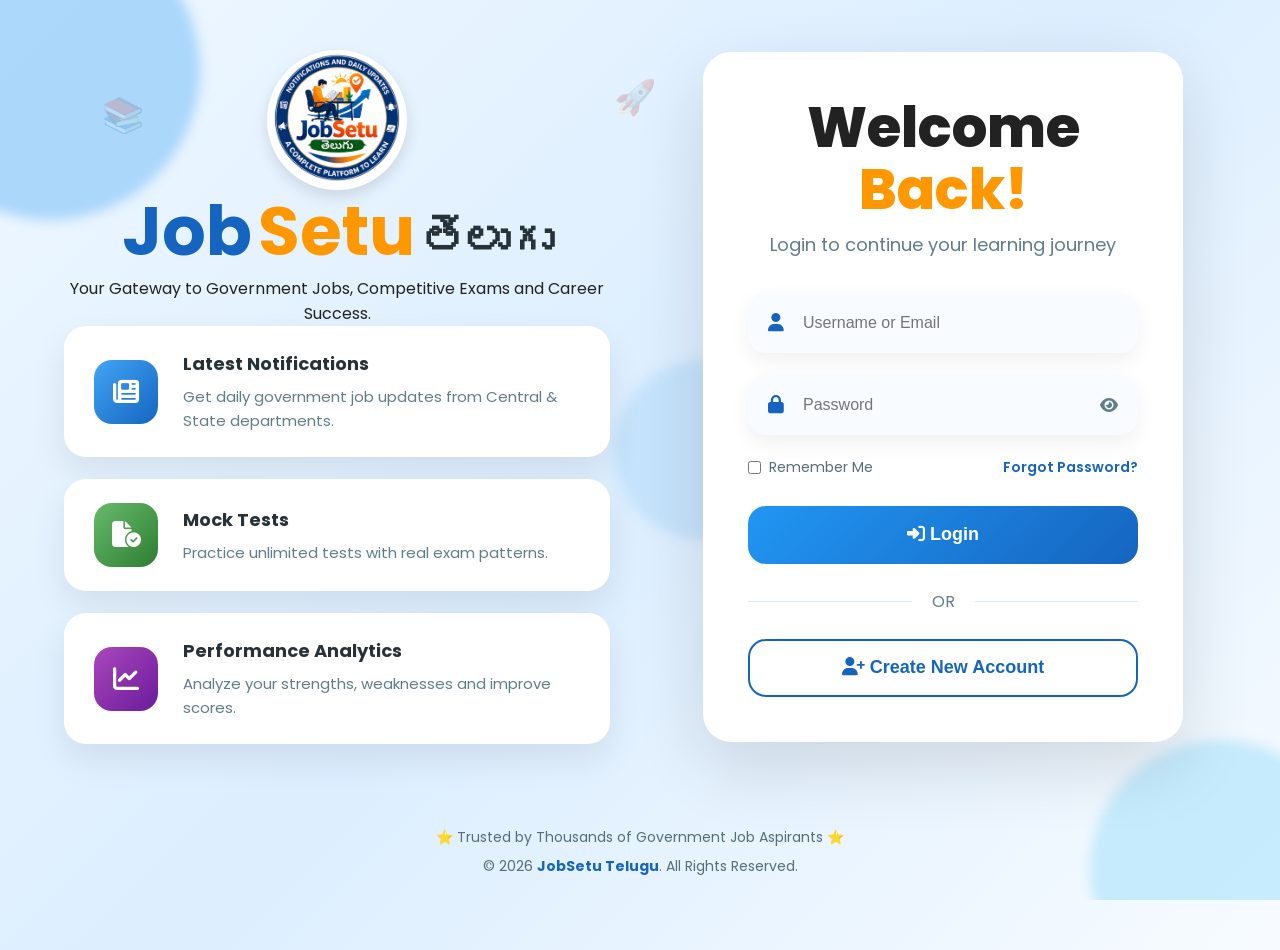
<file: index.html>
<!DOCTYPE html>
<html lang="en">

<head>
    <!-- Basic Meta -->
    <meta charset="UTF-8">
    <meta name="viewport" content="width=device-width, initial-scale=1.0">

    <title>JobSetu తెలుగు</title>

    <!-- Favicon -->
    <link rel="icon" href="images/logo.png">

    <!-- Google Font -->
    <link rel="preconnect" href="https://fonts.googleapis.com">
    <link rel="preconnect" href="https://fonts.gstatic.com" crossorigin>

    <link href="https://fonts.googleapis.com/css2?family=Poppins:wght@300;400;500;600;700&display=swap"
        rel="stylesheet">

    <!-- Font Awesome -->
    <link rel="stylesheet"
        href="https://cdnjs.cloudflare.com/ajax/libs/font-awesome/6.7.2/css/all.min.css">

    <!-- CSS -->
    <link rel="stylesheet" href="css/index.css">
</head>

<body>

    <!-- Background Decorations -->
    <div class="background">

        <div class="circle circle1"></div>
        <div class="circle circle2"></div>
        <div class="circle circle3"></div>

        <span class="shape book">📚</span>
        <span class="shape pencil">✏️</span>
        <span class="shape cap">🎓</span>
        <span class="shape notebook">📖</span>
        <span class="shape rocket">🚀</span>
        <span class="shape star">⭐</span>

    </div>

    <!-- Main Container -->
    <div class="container">

        <!-- Left Panel -->
        <div class="left-panel">

            <img src="images/logo.png"
                 alt="JobSetu Telugu Logo"
                 class="logo">

            <h1 class="site-title">
                 <span class="job">Job</span><span class="setu">Setu</span>
                <span class="telugu">తెలుగు</span>
            </h1>

            <div class="title-line"></div>

            <p class="tagline">
                Your Gateway to Government Jobs,
                Competitive Exams and Career Success.
            </p>

            <div class="features">

                <div class="feature">

                    <div class="icon blue-bg">
                        <i class="fa-solid fa-newspaper"></i>
                    </div>

                    <div>

                        <h3>Latest Notifications</h3>

                        <p>
                            Get daily government job updates from
                            Central & State departments.
                        </p>

                    </div>

                </div>

                <div class="feature">

                    <div class="icon green-bg">
                        <i class="fa-solid fa-file-circle-check"></i>
                    </div>

                    <div>

                        <h3>Mock Tests</h3>

                        <p>
                            Practice unlimited tests with
                            real exam patterns.
                        </p>

                    </div>

                </div>

                <div class="feature">

                    <div class="icon purple-bg">
                        <i class="fa-solid fa-chart-line"></i>
                    </div>

                    <div>

                        <h3>Performance Analytics</h3>

                        <p>
                            Analyze your strengths,
                            weaknesses and improve scores.
                        </p>

                    </div>

                </div>

            </div>

        </div>

        <!-- Right Panel -->
        <div class="right-panel">

            <div class="login-card">

                <h2>
                    Welcome <span>Back!</span>
                </h2>

                <p class="subtitle">
                    Login to continue your learning journey
                </p>

                <!-- Username -->
                <div class="input-box">

                    <i class="fa-solid fa-user"></i>

                    <input
                        type="text"
                        id="username"
                        placeholder="Username or Email">

                </div>

                <!-- Password -->
                <div class="input-box">

                    <i class="fa-solid fa-lock"></i>

                    <input
                        type="password"
                        id="password"
                        placeholder="Password">

                    <i
                        class="fa-solid fa-eye"
                        id="togglePassword">
                    </i>

                </div>

                <!-- Options -->
                <div class="options">

                    <label>
                        <input type="checkbox">
                        Remember Me
                    </label>

                    <a href="#" id="forgotPassword">Forgot Password?</a>

                </div>
                <!-- Login Button -->

                <button id="loginBtn" class="login-btn">

                    <i class="fa-solid fa-right-to-bracket"></i>

                    Login

                </button>

                <!-- Divider -->

                <div class="divider">

                    <span>OR</span>

                </div>

                <!-- Register Button -->

                <button id="registerBtn" class="register-btn">
                    <i class="fa-solid fa-user-plus"></i>
                    Create New Account
                </button>

            </div>

        </div>

    </div>

    <!-- Footer -->

    <footer>

        <div class="footer-content">

            <p>

                ⭐ Trusted by Thousands of Government Job Aspirants ⭐

            </p>

            <p>

                © 2026 <strong>JobSetu Telugu</strong>. All Rights Reserved.

            </p>

        </div>

    </footer>

    <!-- JavaScript -->

   <script src="js/index.js"></script>

</body>

</html>
</file>
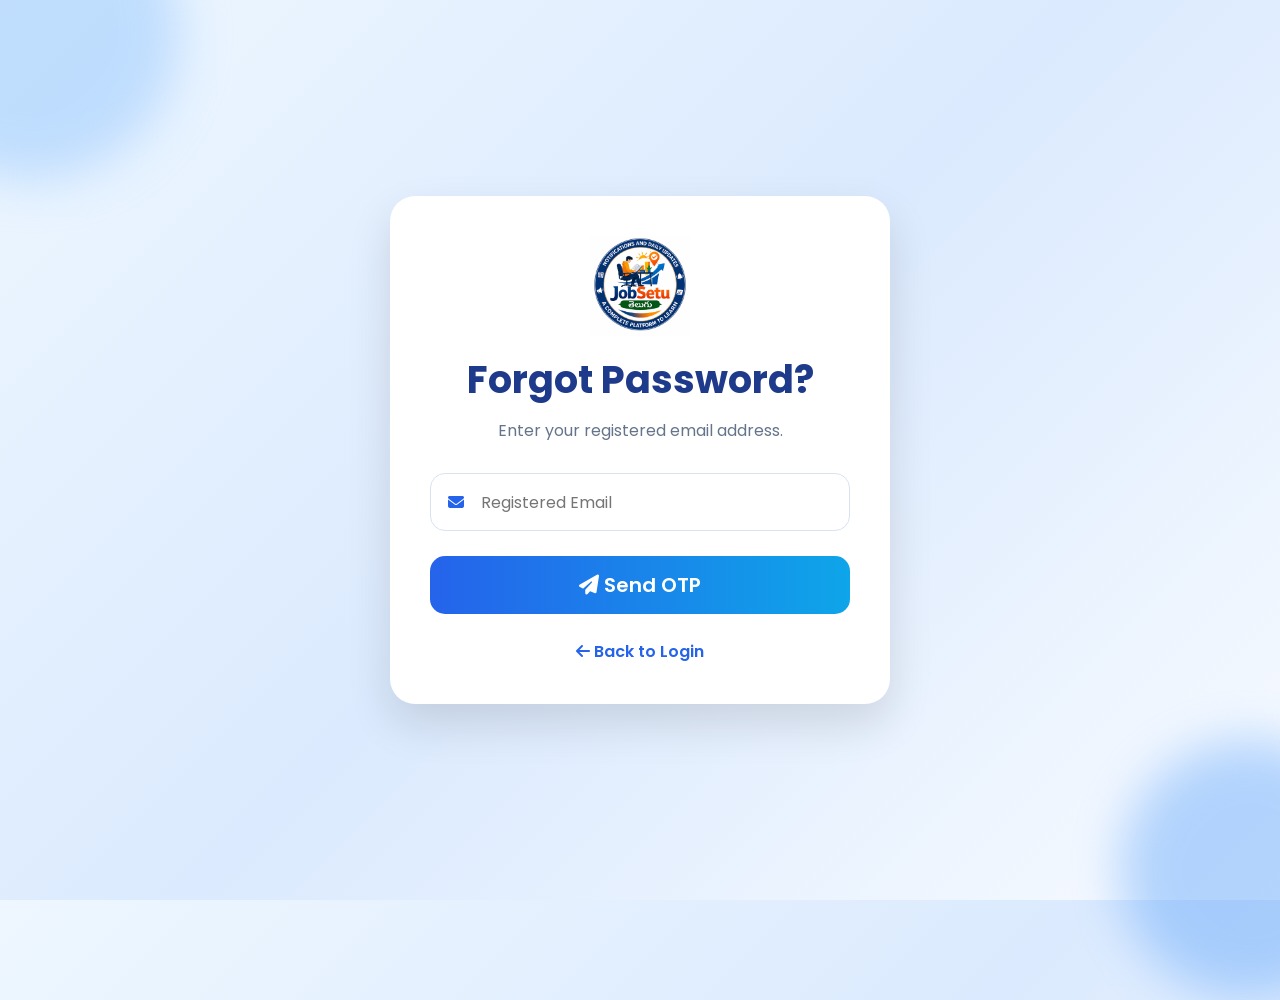
<file: forgot-password.html>
<!DOCTYPE html>
<html lang="en">

<head>

    <meta charset="UTF-8">

    <meta name="viewport" content="width=device-width, initial-scale=1.0">

    <title>Forgot Password | JobSetu Telugu</title>

    <link rel="icon" href="images/logo.png">

    <link rel="preconnect" href="https://fonts.googleapis.com">

    <link rel="preconnect" href="https://fonts.gstatic.com" crossorigin>

    <link href="https://fonts.googleapis.com/css2?family=Poppins:wght@300;400;500;600;700&display=swap" rel="stylesheet">

    <link rel="stylesheet" href="https://cdnjs.cloudflare.com/ajax/libs/font-awesome/6.7.2/css/all.min.css">

    <link rel="stylesheet" href="css/forgot-password.css">

</head>

<body>

    <div class="container">

        <div class="card">

            <img src="images/logo.png" class="logo" alt="JobSetu Logo">

            <h2>Forgot Password?</h2>

            <p>Enter your registered email address.</p>

            <div class="input-box">

                <i class="fa-solid fa-envelope"></i>

                <input
                    type="email"
                    id="email"
                    placeholder="Registered Email">

            </div>

            <button id="sendOtpBtn">

                <i class="fa-solid fa-paper-plane"></i>

                Send OTP

            </button>

            <div class="back">

                <a href="index.html">

                    <i class="fa-solid fa-arrow-left"></i>

                    Back to Login

                </a>

            </div>

        </div>

    </div>

    <script src="js/forgot-password.js"></script>

</body>

</html>
</file>
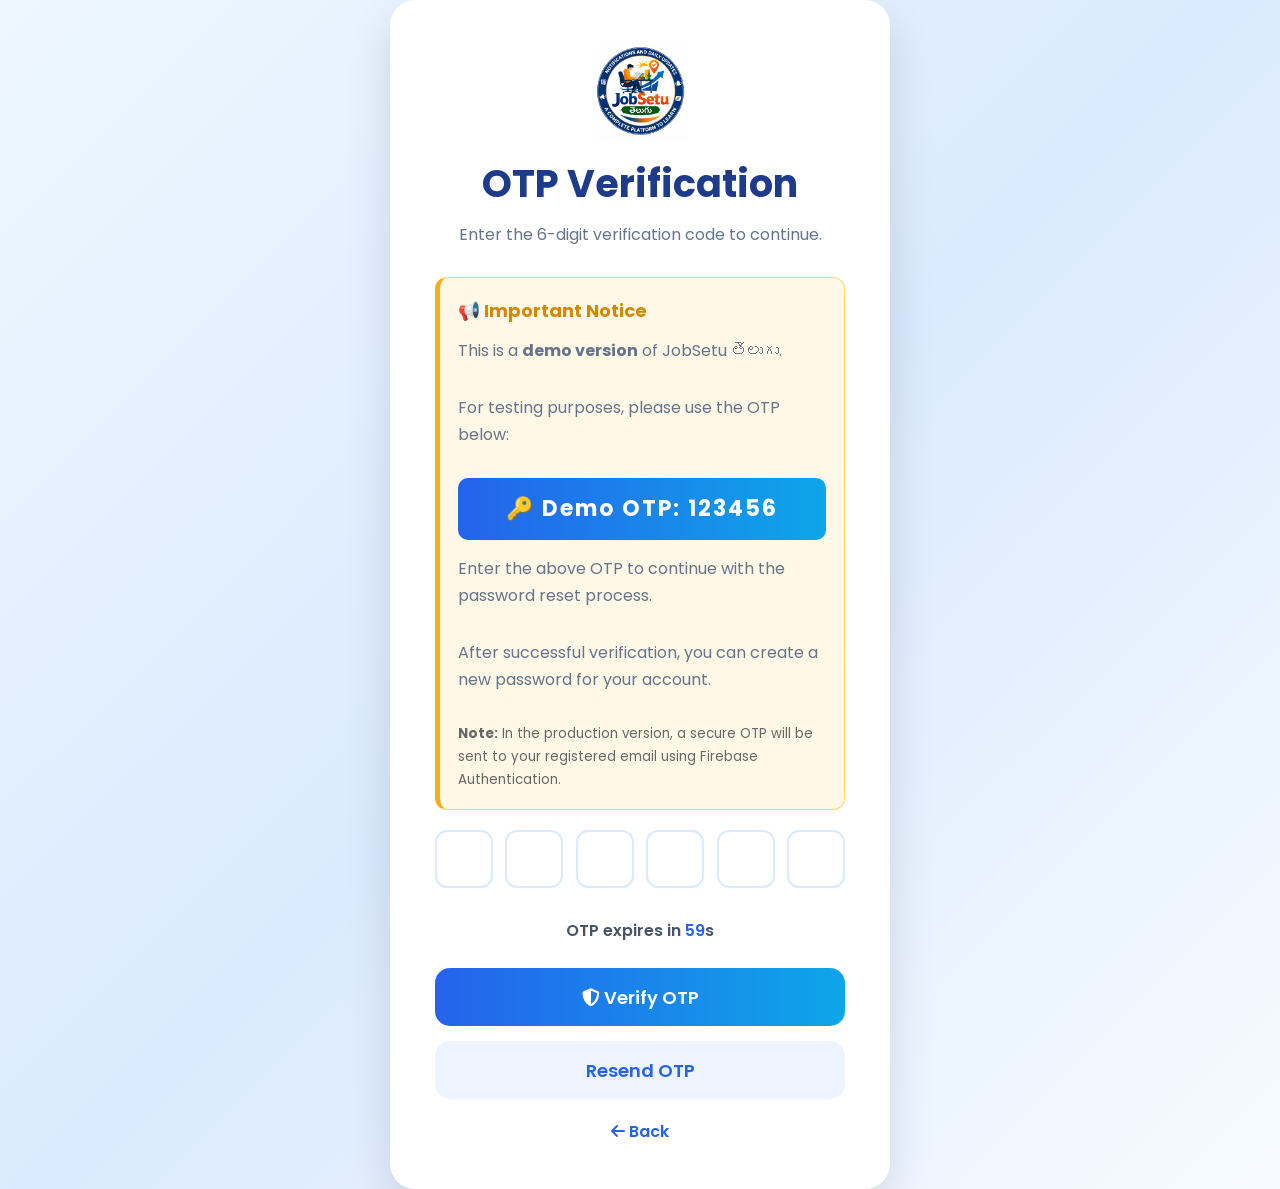
<file: otp-verification.html>
<!DOCTYPE html>
<html lang="en">

<head>

<meta charset="UTF-8">
<meta name="viewport" content="width=device-width, initial-scale=1.0">

<title>OTP Verification | JobSetu Telugu</title>

<link rel="icon" href="images/logo.png">

<link rel="preconnect" href="https://fonts.googleapis.com">
<link rel="preconnect" href="https://fonts.gstatic.com" crossorigin>

<link href="https://fonts.googleapis.com/css2?family=Poppins:wght@300;400;500;600;700&display=swap" rel="stylesheet">

<link rel="stylesheet" href="https://cdnjs.cloudflare.com/ajax/libs/font-awesome/6.7.2/css/all.min.css">

<link rel="stylesheet" href="css/otp-verification.css">

</head>

<body>

<div class="container">

    <div class="otp-card">

        <img src="images/logo.png" class="logo">

        <h2>OTP Verification</h2>

<p>
    Enter the 6-digit verification code to continue.
</p>

<div class="otp-info">

    <h3>📢 Important Notice</h3>

    <p>
        This is a <strong>demo version</strong> of JobSetu తెలుగు.
    </p>

    <p>
        For testing purposes, please use the OTP below:
    </p>

    <div class="demo-otp">

        🔑 Demo OTP: <strong>123456</strong>

    </div>

    <p>
        Enter the above OTP to continue with the password reset process.
    </p>

    <p>
        After successful verification, you can create a new password for your account.
    </p>

    <small>
        <strong>Note:</strong> In the production version, a secure OTP will be sent to your registered email using Firebase Authentication.
    </small>

</div>

        <div class="otp-box">

            <input type="text" maxlength="1" class="otp">
            <input type="text" maxlength="1" class="otp">
            <input type="text" maxlength="1" class="otp">
            <input type="text" maxlength="1" class="otp">
            <input type="text" maxlength="1" class="otp">
            <input type="text" maxlength="1" class="otp">

        </div>

        <div class="timer">

            OTP expires in
            <span id="countdown">60</span>s

        </div>

        <button id="verifyBtn">

            <i class="fa-solid fa-shield-halved"></i>

            Verify OTP

        </button>

        <button id="resendBtn" class="resend">

            Resend OTP

        </button>

        <a href="forgot-password.html" class="back">

            <i class="fa-solid fa-arrow-left"></i>

            Back

        </a>

    </div>

</div>

<script src="js/otp-verification.js"></script>

</body>
</html>
</file>
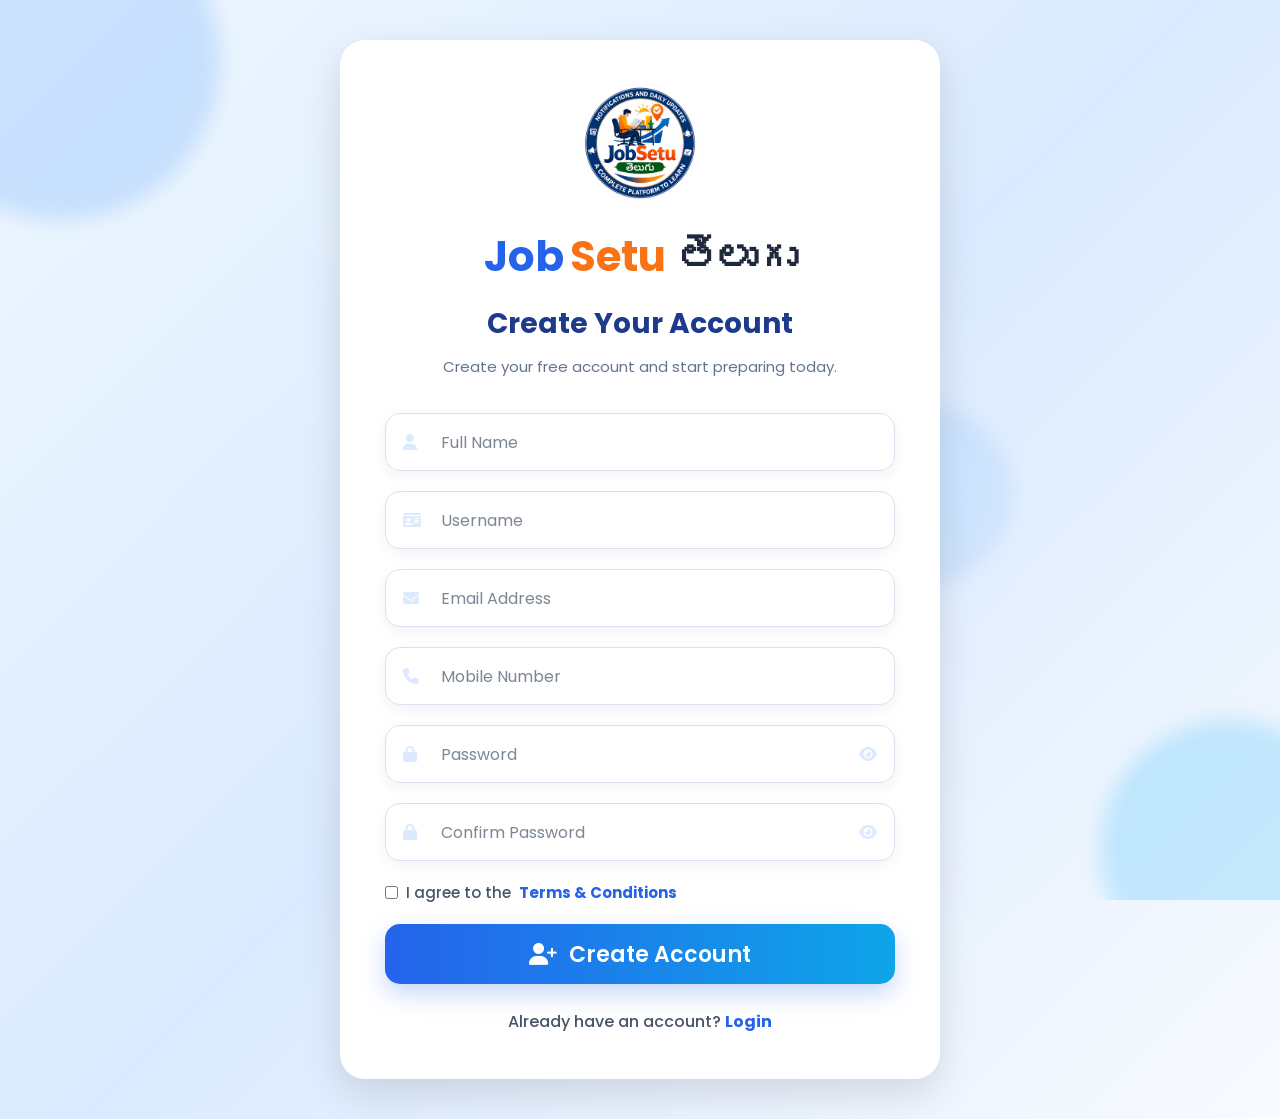
<file: register.html>
<!DOCTYPE html>
<html lang="en">

<head>

    <meta charset="UTF-8">

    <meta name="viewport"
          content="width=device-width, initial-scale=1.0">

    <title>Create Account | JobSetu తెలుగు</title>

    <link rel="icon" href="images/logo.png">

    <!-- Google Font -->

    <link rel="preconnect"
          href="https://fonts.googleapis.com">

    <link rel="preconnect"
          href="https://fonts.gstatic.com"
          crossorigin>

    <link href="https://fonts.googleapis.com/css2?family=Poppins:wght@300;400;500;600;700;800&display=swap"
          rel="stylesheet">

    <!-- Font Awesome -->

    <link rel="stylesheet"
          href="https://cdnjs.cloudflare.com/ajax/libs/font-awesome/6.7.2/css/all.min.css">

    <!-- CSS -->

    <link rel="stylesheet"
          href="css/register.css">

</head>

<body>

<div class="background">

    <div class="circle circle1"></div>
    <div class="circle circle2"></div>
    <div class="circle circle3"></div>

</div>

<div class="container">

    <div class="register-card">

        <img src="images/logo.png"
             class="logo"
             alt="JobSetu Logo">

        <h1 class="title">

            <span class="job">Job</span><span class="setu">Setu</span>

            <span class="telugu">తెలుగు</span>

        </h1>

        <h2>Create Your Account</h2>

        <p class="subtitle">

            Create your free account and start preparing today.

        </p>

        <!-- Full Name -->

        <div class="input-box">

            <i class="fa-solid fa-user"></i>

            <input type="text"
                   id="fullname"
                   placeholder="Full Name">

        </div>

        <!-- Username -->

        <div class="input-box">

            <i class="fa-solid fa-id-card"></i>

            <input type="text"
                   id="username"
                   placeholder="Username">

        </div>

        <!-- Email -->

        <div class="input-box">

            <i class="fa-solid fa-envelope"></i>

            <input type="email"
                   id="email"
                   placeholder="Email Address">

        </div>

        <!-- Mobile -->

        <div class="input-box">

            <i class="fa-solid fa-phone"></i>

            <input type="tel"
                   id="mobile"
                   placeholder="Mobile Number">

        </div>

        <!-- Password -->

        <div class="input-box">

            <i class="fa-solid fa-lock"></i>

            <input type="password"
                   id="password"
                   placeholder="Password">

            <i class="fa-solid fa-eye togglePassword"></i>

        </div>

        <!-- Confirm Password -->

        <div class="input-box">

            <i class="fa-solid fa-lock"></i>

            <input type="password"
                   id="confirmPassword"
                   placeholder="Confirm Password">

            <i class="fa-solid fa-eye toggleConfirm"></i>

        </div>

        <div class="terms">

            <label>

                <input type="checkbox"
                       id="terms">

                I agree to the

                <a href="#">Terms & Conditions</a>

            </label>

        </div>

        <button id="registerBtn">

            <i class="fa-solid fa-user-plus"></i>

            Create Account

        </button>

        <div class="login-link">

            Already have an account?

            <a href="index.html">

                Login

            </a>

        </div>

    </div>

</div>

<script src="js/register.js"></script>

</body>

</html>
</file>
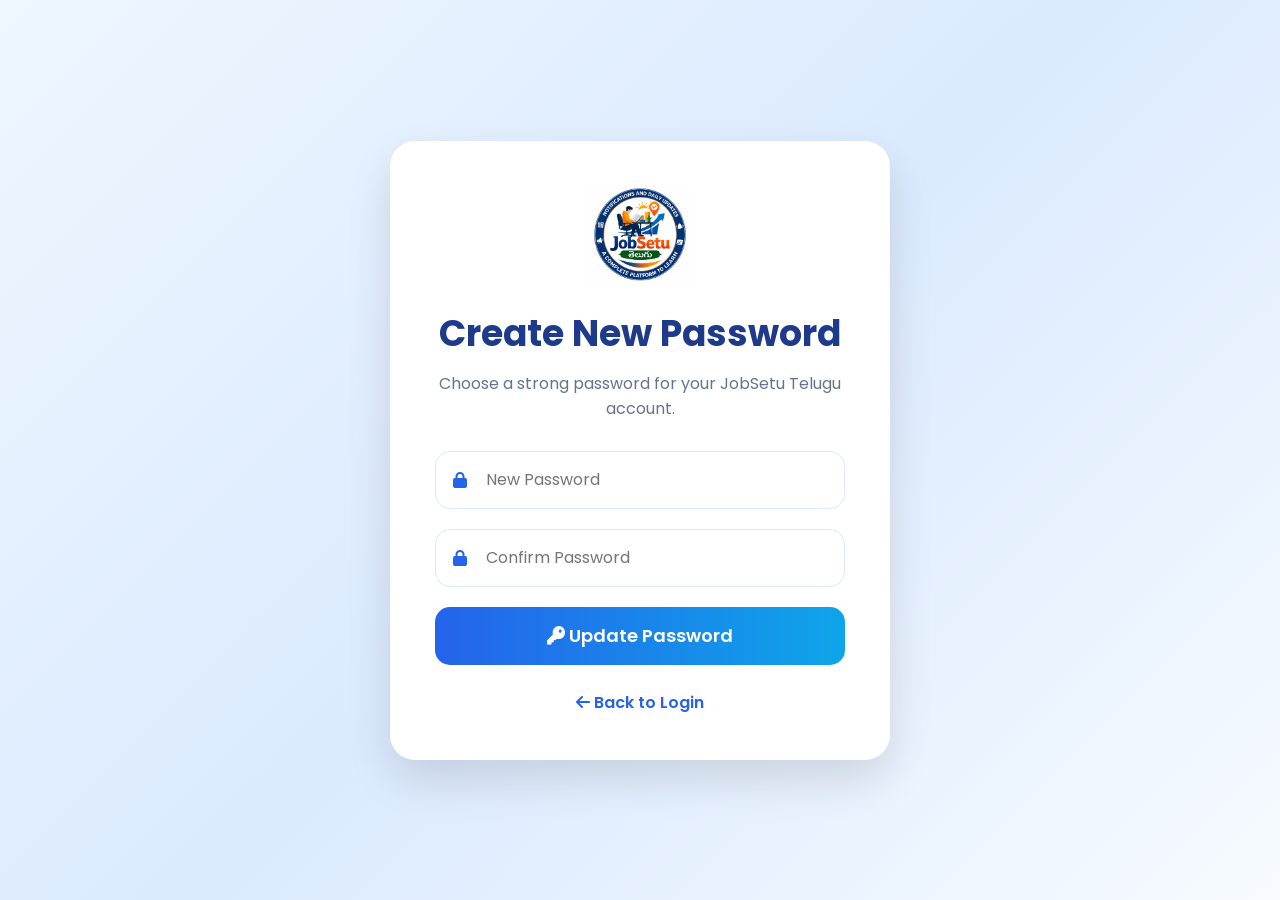
<file: reset-password.html>
<!DOCTYPE html>
<html lang="en">

<head>

<meta charset="UTF-8">
<meta name="viewport" content="width=device-width, initial-scale=1.0">

<title>Reset Password | JobSetu Telugu</title>

<link rel="icon" href="images/logo.png">

<link rel="preconnect" href="https://fonts.googleapis.com">
<link rel="preconnect" href="https://fonts.gstatic.com" crossorigin>

<link href="https://fonts.googleapis.com/css2?family=Poppins:wght@300;400;500;600;700&display=swap" rel="stylesheet">

<link rel="stylesheet" href="https://cdnjs.cloudflare.com/ajax/libs/font-awesome/6.7.2/css/all.min.css">

<link rel="stylesheet" href="css/reset-password.css">

</head>

<body>

<div class="container">

    <div class="card">

        <img src="images/logo.png" class="logo">

        <h2>Create New Password</h2>

        <p>Choose a strong password for your JobSetu Telugu account.</p>

        <div class="input-box">

            <i class="fa-solid fa-lock"></i>

            <input type="password" id="newPassword" placeholder="New Password">

        </div>

        <div class="input-box">

            <i class="fa-solid fa-lock"></i>

            <input type="password" id="confirmPassword" placeholder="Confirm Password">

        </div>

        <button id="resetBtn">

            <i class="fa-solid fa-key"></i>

            Update Password

        </button>

        <div class="back">

            <a href="index.html">

                <i class="fa-solid fa-arrow-left"></i>

                Back to Login

            </a>

        </div>

    </div>

</div>

<script src="js/reset-password.js"></script>

</body>

</html>
</file>
<file: css/index.css>
/* =========================================================
   JobSetu Telugu
   Login Page CSS - Part 1
   ========================================================= */

*{
    margin:0;
    padding:0;
    box-sizing:border-box;
}

html{
    scroll-behavior:smooth;
}

body{
    font-family:'Poppins',sans-serif;
    background:linear-gradient(135deg,#eef7ff,#dceeff,#f7fbff);
    min-height:100vh;
    overflow-x:hidden;
    position:relative;
    color:#222;
}

/* =====================
   Background
===================== */

.background{
    position:fixed;
    inset:0;
    overflow:hidden;
    z-index:-1;
}

.circle{
    position:absolute;
    border-radius:50%;
    filter:blur(6px);
    opacity:.70;
    animation:float 8s ease-in-out infinite;
}

.circle1{
    width:300px;
    height:300px;
    background:#90caf9;
    top:-80px;
    left:-100px;
}

.circle2{
    width:260px;
    height:260px;
    background:#b3e5fc;
    bottom:-100px;
    right:-70px;
    animation-delay:2s;
}

.circle3{
    width:180px;
    height:180px;
    background:#bbdefb;
    top:40%;
    left:48%;
    animation-delay:4s;
}

.shape{
    position:absolute;
    font-size:34px;
    opacity:.20;
    animation:floating 7s ease-in-out infinite;
    user-select:none;
}

.book{
    top:10%;
    left:8%;
}

.pencil{
    top:75%;
    left:10%;
    animation-delay:2s;
}

.cap{
    top:12%;
    right:8%;
    animation-delay:1s;
}

.notebook{
    right:10%;
    bottom:18%;
    animation-delay:3s;
}

.rocket{
    left:48%;
    top:8%;
    animation-delay:4s;
}

.star{
    right:30%;
    top:60%;
    animation-delay:5s;
}

/* =====================
   Main Layout
===================== */

.container{
    width:90%;
    max-width:1300px;
    margin:50px auto;
    display:flex;
    align-items:center;
    justify-content:space-between;
    gap:60px;
}

.left-panel{
    flex:1;
    display:flex;
    flex-direction:column;
    align-items:center;
    justify-content:center;
    text-align:center;
}

.right-panel{
    flex:1;
    display:flex;
    justify-content:center;
}

/* =====================
   Animations
===================== */

@keyframes float{

    0%{
        transform:translateY(0);
    }

    50%{
        transform:translateY(-20px);
    }

    100%{
        transform:translateY(0);
    }

}

@keyframes floating{

    0%{
        transform:translateY(0) rotate(0deg);
    }

    50%{
        transform:translateY(-20px) rotate(6deg);
    }

    100%{
        transform:translateY(0) rotate(0deg);
    }

}

@keyframes fadeUp{

    from{

        opacity:0;

        transform:translateY(30px);

    }

    to{

        opacity:1;

        transform:translateY(0);

    }

}
/* =========================================================
   JobSetu Telugu
   Login Page CSS - Part 2
   ========================================================= */

/*==========================
 Logo
===========================*/

.logo{

    width:140px;
    height:140px;

    display:block;
    margin:0 auto 8px;

    object-fit:contain;

    border-radius:50%;

    background:#ffffff;

    padding:2px;              /* Reduced from 6px */

    box-shadow:0 6px 15px rgba(0,0,0,.12);  /* Softer shadow */

    transition:0.3s;

}

.logo:hover{

    transform:scale(1.05);

}

.site-title{
    display:flex;
    justify-content:center;
    align-items:flex-end;
    gap:6px;
    margin:0 auto 10px;
    line-height:1;
}

.job{
    color:#1565C0;
    font-size:68px;
    font-weight:700;
}

.setu{
    color:#FF9800;
    font-size:68px;
    font-weight:700;
}

.telugu{
    color:#263238;
    font-size:44px;
    font-weight:700;
    margin-bottom:4px;
}
/* =====================
   Feature Cards
===================== */

.features{
    display:flex;
    flex-direction:column;
    gap:22px;
    width:100%;
    max-width:650px;
    margin:0 auto;
}

.feature{
    display:flex;
    align-items:center;
    gap:25px;
    background:#fff;
    padding:24px 30px;
    border-radius:22px;
    box-shadow:0 15px 35px rgba(0,0,0,.08);
    transition:.35s;
}

.feature:hover{
    transform:translateY(-8px);
    box-shadow:0 25px 45px rgba(33,150,243,.20);
}
.feature div:last-child{
    flex:1;
    text-align:left;
}
.icon{

    width:64px;

    height:64px;

    border-radius:18px;

    font-size:26px;

    color:white;

    display:flex;

    justify-content:center;

    align-items:center;

}
.blue-bg{
    background:linear-gradient(135deg,#42a5f5,#1565c0);
}

.green-bg{
    background:linear-gradient(135deg,#66bb6a,#2e7d32);
}

.purple-bg{
    background:linear-gradient(135deg,#ab47bc,#6a1b9a);
}

.feature h3{
    font-size:18px;
    font-weight:700;
    color:#263238;
    margin-bottom:8px;
    text-align:left;
}

.feature p{
    font-size:15px;
    color:#607d8b;
    line-height:1.6;
    text-align:left;
}
/* =========================================================
   JobSetu Telugu
   Login Page CSS - Part 3
   ========================================================= */

/* ===========================
   Login Card
=========================== */

.login-card{
    width:100%;
    max-width:480px;
    background:#ffffff;
    padding:45px;
    border-radius:28px;
    box-shadow:0 25px 70px rgba(0,0,0,.12);
}

.login-card h2{
    font-size:56px;
    text-align:center;
    font-weight:800;
    margin-bottom:10px;
    line-height:1.1;
}

.login-card h2 span{
    color:#ff9800;
}

.subtitle{
    text-align:center;
    font-size:18px;
    color:#607d8b;
    margin-bottom:35px;
}
/* =====================
   Input Fields
===================== */

.input-box{
    position:relative;
    margin-bottom:22px;
}

.input-box input{

    width:100%;
    height:60px;

    border:none;

    background:#f8fbff;

    border-radius:18px;

    padding-left:55px;

    padding-right:55px;

    font-size:16px;

    box-shadow:0 8px 20px rgba(0,0,0,.06);

}

.input-box input:focus{

    outline:none;

    border:2px solid #2196F3;

}

.input-box i:first-child{

    position:absolute;

    left:20px;

    top:50%;

    transform:translateY(-50%);

    color:#1565C0;

    font-size:18px;

}

#togglePassword{

    position:absolute;

    right:20px;

    top:50%;

    transform:translateY(-50%);

    color:#607D8B;

    cursor:pointer;

}
/* =====================
   Remember Me
===================== */

.options{
    display:flex;
    justify-content:space-between;
    align-items:center;
    margin-bottom:28px;
    font-size:14px;
}

.options label{
    display:flex;
    align-items:center;
    gap:8px;
    color:#546e7a;
    cursor:pointer;
}

.options input{
    accent-color:#1565c0;
}

.options a{
    text-decoration:none;
    color:#1565c0;
    font-weight:600;
}

.options a:hover{
    color:#0d47a1;
}

/* =====================
   Buttons
===================== */

.login-btn{

    width:100%;

    height:58px;

    border:none;

    border-radius:18px;

    background:linear-gradient(135deg,#2196F3,#1565C0);

    color:white;

    font-size:18px;

    font-weight:700;

    cursor:pointer;

    transition:.3s;

}

.login-btn:hover{

    transform:translateY(-3px);

}
.register-btn{

    width:100%;

    height:58px;

    border:2px solid #1565C0;

    background:white;

    color:#1565C0;

    border-radius:18px;

    font-size:18px;

    font-weight:700;

    cursor:pointer;

}

.register-btn:hover{

    background:#1565C0;

    color:white;

}
/* =====================
   Divider
===================== */

.divider{

    text-align:center;

    margin:25px 0;

    position:relative;

}

.divider::before{

    content:"";

    position:absolute;

    width:100%;

    height:1px;

    background:#dbe8f4;

    left:0;

    top:50%;

}

.divider span{

    background:white;

    padding:0 20px;

    position:relative;

    color:#607D8B;

}
/* =========================================================
   JobSetu Telugu
   Login Page CSS - Part 4 (Final)
   ========================================================= */

/* =====================
   Footer
===================== */

footer{
    width:100%;
    padding:25px 15px;
    text-align:center;
    color:#546e7a;
    font-size:14px;
}

.footer-content p{
    margin:8px 0;
}

.footer-content strong{
    color:#1565c0;
}

/* =====================
   Button Animation
===================== */

.login-btn:active,
.register-btn:active{
    transform:scale(.98);
}

/* =====================
   Smooth Hover Effects
===================== */

.logo{
    transition:.4s;
}

.logo:hover{
    transform:rotate(-5deg) scale(1.05);
}

.feature{
    cursor:pointer;
}

.feature:hover .icon{
    transform:rotate(8deg) scale(1.1);
}

.icon{
    transition:.4s;
}

.shape{
    transition:.5s;
}

.shape:hover{
    transform:scale(1.3);
    opacity:.35;
}

/* =====================
   Responsive Design
===================== */

@media(max-width:1100px){

.container{

    width:92%;

    max-width:1450px;

    margin:auto;

    display:flex;

    justify-content:space-between;

    align-items:center;

    gap:80px;

    padding:20px 0;

}

.left-panel h1{

    font-size:42px;

}

.telugu{

    font-size:34px;

}

.tagline{
    text-align:center;
    width:100%;
    max-width:700px;
    font-size:18px;
    line-height:1.7;
    color:#495057;
    margin-bottom:30px;
}


@media(max-width:900px){

.container{

    flex-direction:column;
    text-align:center;
    margin-top:30px;

}

.left-panel{

    display:flex;
    flex-direction:column;
    align-items:center;

}

.features{

    width:100%;
    max-width:550px;

}

.feature{

    text-align:left;

}

.right-panel{

    width:100%;

}

.login-card{

    max-width:500px;

}

}

@media(max-width:600px){

body{

    padding:15px;

}

.logo{
    width:110px;
    height:110px;
    object-fit:contain;
}

.left-panel h1{

    font-size:34px;

}

.telugu{

    font-size:28px;

}

.title-line{

    margin:auto;
    margin-top:15px;
    margin-bottom:20px;

}

.tagline{

    font-size:16px;

}

.login-card{

    padding:30px 22px;

}

.login-card h2{

    font-size:28px;

}

.subtitle{

    font-size:14px;

}

.input-box input{

    height:52px;

}

.login-btn,
.register-btn{

    height:52px;
    font-size:15px;

}

.options{

    flex-direction:column;
    gap:12px;

}

footer{

    margin-top:30px;

    text-align:center;

    color:#607D8B;

}
}

/* =====================
   Scrollbar
===================== */

::-webkit-scrollbar{

    width:8px;

}

::-webkit-scrollbar-thumb{

    background:#1565c0;
    border-radius:20px;

}

::-webkit-scrollbar-track{

    background:#eef5fb;

}
/*==========================
  Register Button
===========================*/

.register-btn{

    width:100%;

    height:58px;

    border:none;

    border-radius:15px;

    background:linear-gradient(90deg,#2563eb,#0ea5e9);

    color:#fff;

    font-size:22px;

    font-weight:600;

    cursor:pointer;

    display:flex;

    justify-content:center;

    align-items:center;

    gap:10px;

    margin-top:25px;

    transition:.3s;

    box-shadow:0 12px 30px rgba(37,99,235,.25);

}

.register-btn:hover{

    transform:translateY(-3px);

    box-shadow:0 20px 40px rgba(37,99,235,.35);

}
</file>
<file: css/forgot-password.css>
/*==================================
    JobSetu Telugu
    Forgot Password
==================================*/

*{
    margin:0;
    padding:0;
    box-sizing:border-box;
    font-family:'Poppins',sans-serif;
}

body{

    min-height:100vh;

    display:flex;

    justify-content:center;

    align-items:center;

    background:linear-gradient(135deg,#eef7ff,#dbeafe,#f8fbff);

    overflow:hidden;

    position:relative;

}

/* Background Circles */

body::before{

    content:"";

    position:absolute;

    width:300px;
    height:300px;

    background:#93c5fd;

    border-radius:50%;

    top:-120px;
    left:-120px;

    filter:blur(25px);

    opacity:.5;

}

body::after{

    content:"";

    position:absolute;

    width:260px;
    height:260px;

    background:#60a5fa;

    border-radius:50%;

    right:-100px;
    bottom:-100px;

    filter:blur(25px);

    opacity:.45;

}

/* Container */

.container{

    width:100%;

    display:flex;

    justify-content:center;

    align-items:center;

    padding:20px;

}

/* Card */

.card{

    width:100%;

    max-width:500px;

    background:#fff;

    border-radius:25px;

    padding:40px;

    box-shadow:0 20px 45px rgba(0,0,0,.12);

    text-align:center;

}

/* Logo */

.logo{

    width:100px;

    height:100px;

    object-fit:contain;

    display:block;

    margin:0 auto 15px;

}

/* Heading */

.card h2{

    color:#1e3a8a;

    font-size:38px;

    margin-bottom:10px;

}

.card p{

    color:#64748b;

    margin-bottom:30px;

}

/* Input */

.input-box{

    position:relative;

    margin-bottom:25px;

}

.input-box i{

    position:absolute;

    left:18px;

    top:50%;

    transform:translateY(-50%);

    color:#2563eb;

}

.input-box input{

    width:100%;

    height:58px;

    padding-left:50px;

    border:1px solid #d9e3f0;

    border-radius:15px;

    outline:none;

    font-size:16px;

}

/* Button */

#sendOtpBtn{

    width:100%;

    height:58px;

    border:none;

    border-radius:15px;

    background:linear-gradient(90deg,#2563eb,#0ea5e9);

    color:#fff;

    font-size:20px;

    font-weight:600;

    cursor:pointer;

    transition:.3s;

}

#sendOtpBtn:hover{

    transform:translateY(-3px);

}

/* Back */

.back{

    margin-top:25px;

}

.back a{

    color:#2563eb;

    text-decoration:none;

    font-weight:600;

}
</file>
<file: css/otp-verification.css>
*{
margin:0;
padding:0;
box-sizing:border-box;
font-family:'Poppins',sans-serif;
}

body{

display:flex;
justify-content:center;
align-items:center;

min-height:100vh;

background:linear-gradient(135deg,#eef7ff,#dbeafe,#f7fbff);

}

.otp-card{

width:500px;

background:#fff;

padding:45px;

border-radius:25px;

text-align:center;

box-shadow:0 20px 45px rgba(0,0,0,.12);

}

.logo{

width:95px;

display:block;

margin:auto;

margin-bottom:15px;

}

h2{

font-size:38px;

color:#1e3a8a;

margin-bottom:10px;

}

p{

color:#64748b;

margin-bottom:30px;

}

.otp-box{

display:flex;

justify-content:space-between;

margin-bottom:30px;

}

.otp{

width:58px;

height:58px;

border:2px solid #dbeafe;

border-radius:12px;

font-size:25px;

text-align:center;

outline:none;

transition:.3s;

}

.otp:focus{

border-color:#2563eb;

}

.timer{

margin-bottom:25px;

font-weight:600;

color:#475569;

}

.timer span{

color:#2563eb;

}

button{

width:100%;

height:58px;

border:none;

border-radius:15px;

cursor:pointer;

font-size:18px;

font-weight:600;

}

#verifyBtn{

background:linear-gradient(90deg,#2563eb,#0ea5e9);

color:#fff;

}

.resend{

margin-top:15px;

background:#eef4ff;

color:#2563eb;

}

.back{

display:block;

margin-top:20px;

text-decoration:none;

font-weight:600;

color:#2563eb;

}
/*==========================
 Demo OTP Notice
===========================*/

.otp-info{

    background:#fff8e6;

    border:1px solid #ffd666;

    border-left:5px solid #faad14;

    border-radius:12px;

    padding:18px;

    margin:20px 0;

    text-align:left;

    color:#5c4b00;

    line-height:1.7;

}

.otp-info h3{

    margin-bottom:10px;

    color:#d48806;

    font-size:18px;

}

.demo-otp{

    background:linear-gradient(90deg,#2563eb,#0ea5e9);

    color:#ffffff;

    text-align:center;

    padding:12px;

    border-radius:10px;

    margin:15px 0;

    font-size:22px;

    font-weight:700;

    letter-spacing:2px;

}

.otp-info small{

    display:block;

    margin-top:12px;

    color:#666;

}
</file>
<file: css/register.css>
/* ===============================
   Google Font & Global Styles
================================= */

*{
    margin:0;
    padding:0;
    box-sizing:border-box;
    font-family:'Poppins',sans-serif;
}

body{
    min-height:100vh;
    display:flex;
    justify-content:center;
    align-items:center;
    background:linear-gradient(135deg,#eef7ff,#dbeafe,#f8fbff);
    overflow-x:hidden;
    position:relative;
    padding:40px 20px;
}

/* ===============================
   Background
================================= */

.background{
    position:fixed;
    inset:0;
    overflow:hidden;
    z-index:-1;
}

.circle{
    position:absolute;
    border-radius:50%;
    filter:blur(10px);
    opacity:.25;
}

.circle1{
    width:320px;
    height:320px;
    background:#60a5fa;
    top:-100px;
    left:-100px;
}

.circle2{
    width:260px;
    height:260px;
    background:#38bdf8;
    bottom:-80px;
    right:-80px;
}

.circle3{
    width:180px;
    height:180px;
    background:#93c5fd;
    top:45%;
    left:65%;
}

/* ===============================
   Container
================================= */

.container{
    width:100%;
    display:flex;
    justify-content:center;
    align-items:center;
}

/* ===============================
   Card
================================= */

.register-card{

    width:100%;
    max-width:600px;

    background:#ffffff;

    border:none;

    border-radius:25px;

    padding:45px;

    box-shadow:0 15px 40px rgba(0,0,0,0.12);

    animation:fadeUp .8s ease;
}

/* ===============================
   Logo
================================= */

.logo{

    width:120px;

    height:120px;

    display:block;

    margin:0 auto 20px;

    border-radius:50%;

    object-fit:cover;
}

/* ===============================
   Title
================================= */

.title{

    text-align:center;

    font-size:42px;

    font-weight:700;

    margin:15px 0;

    display:flex;

    justify-content:center;

    align-items:center;

    gap:6px;

    flex-wrap:nowrap;
}

.job{
    color:#2563eb;
    display:inline;
}

.setu{
    color:#f97316;
    display:inline;
}

.telugu{

    display:inline;

    color:#1e293b;

    margin-left:5px;

    font-size:40px;
}

.register-card h2{

    color:#1e3a8a;

    text-align:center;

    margin-top:15px;

    font-size:28px;
}

.subtitle{

    text-align:center;

    color:#64748b;

    margin:10px 0 35px;

    font-size:15px;
}
/* ===============================
   Input Fields
================================= */

.input-box{
    position:relative;
    margin-bottom:20px;
}

.input-box input{

    width:100%;

    height:58px;

    padding:15px 55px;

    border:1px solid #d9e3f0;

    outline:none;

    border-radius:15px;

    font-size:16px;

    background:#ffffff;

    color:#2c3e50;

    transition:0.3s;

    box-shadow:0 5px 15px rgba(0,0,0,0.05);
}

.input-box input::placeholder{
    color:#7b8794;
}

.input-box input:focus{

    border-color:#2563eb;

    box-shadow:0 0 0 4px rgba(37,99,235,0.15);
}
.input-box i:first-child{

    position:absolute;

    left:18px;

    top:50%;

    transform:translateY(-50%);

    color:#dbeafe;

    font-size:16px;
}

.togglePassword,
.toggleConfirm{

    position:absolute;

    right:18px;

    top:50%;

    transform:translateY(-50%);

    cursor:pointer;

    color:#dbeafe;

    transition:.3s;
}

.togglePassword:hover,
.toggleConfirm:hover{
    color:#38bdf8;
}

/* ===============================
   Terms
================================= */

.terms{

    margin:20px 0;
}

.terms label{

    color:#475569;

    font-size:15px;

    font-weight:500;

    display:flex;

    align-items:center;

    gap:8px;

    flex-wrap:wrap;
}

.terms input[type="checkbox"]{
    cursor:pointer;
}

.terms a{

    color:#2563eb;

    text-decoration:none;

    font-weight:700;
}

.terms a:hover{

    color:#1d4ed8;

    text-decoration:underline;
}

/* ===============================
   Button
================================= */

#registerBtn{

    width:100%;

    height:60px;

    border:none;

    border-radius:15px;

    background:linear-gradient(90deg,#2563eb,#0ea5e9);

    color:#fff;

    font-size:22px;

    font-weight:600;

    cursor:pointer;

    display:flex;

    justify-content:center;

    align-items:center;

    gap:12px;

    margin-top:20px;

    transition:.3s;

    box-shadow:0 10px 25px rgba(37,99,235,.25);

}

#registerBtn:hover{

    transform:translateY(-3px);

    box-shadow:0 18px 35px rgba(37,99,235,.35);

}

/* ===============================
   Login Link
================================= */

.login-link{

    text-align:center;

    margin-top:25px;

    color:#475569;

    font-size:16px;

    font-weight:500;
}
.login-link a{

    color:#2563eb;

    text-decoration:none;

    font-weight:700;
}

.login-link a:hover{

    color:#1d4ed8;

    text-decoration:underline;
}
/* ===============================
   Animation
================================= */

@keyframes fadeUp{

    from{
        opacity:0;
        transform:translateY(30px);
    }

    to{
        opacity:1;
        transform:translateY(0);
    }
}

/* ===============================
   Responsive
================================= */

@media(max-width:600px){

    .register-card{
        padding:30px 20px;
    }

    .logo{
        width:90px;
        height:90px;
    }

    .title{
        font-size:28px;
    }

    .telugu{
        font-size:18px;
    }

    .register-card h2{
        font-size:22px;
    }

    .subtitle{
        font-size:14px;
    }

    .input-box input{
        padding:14px 45px;
    }
}
.register-card{

    transition:.4s ease;
}

.register-card:hover{

    transform:translateY(-5px);

    box-shadow:0 20px 45px rgba(0,0,0,.15);

}
</file>
